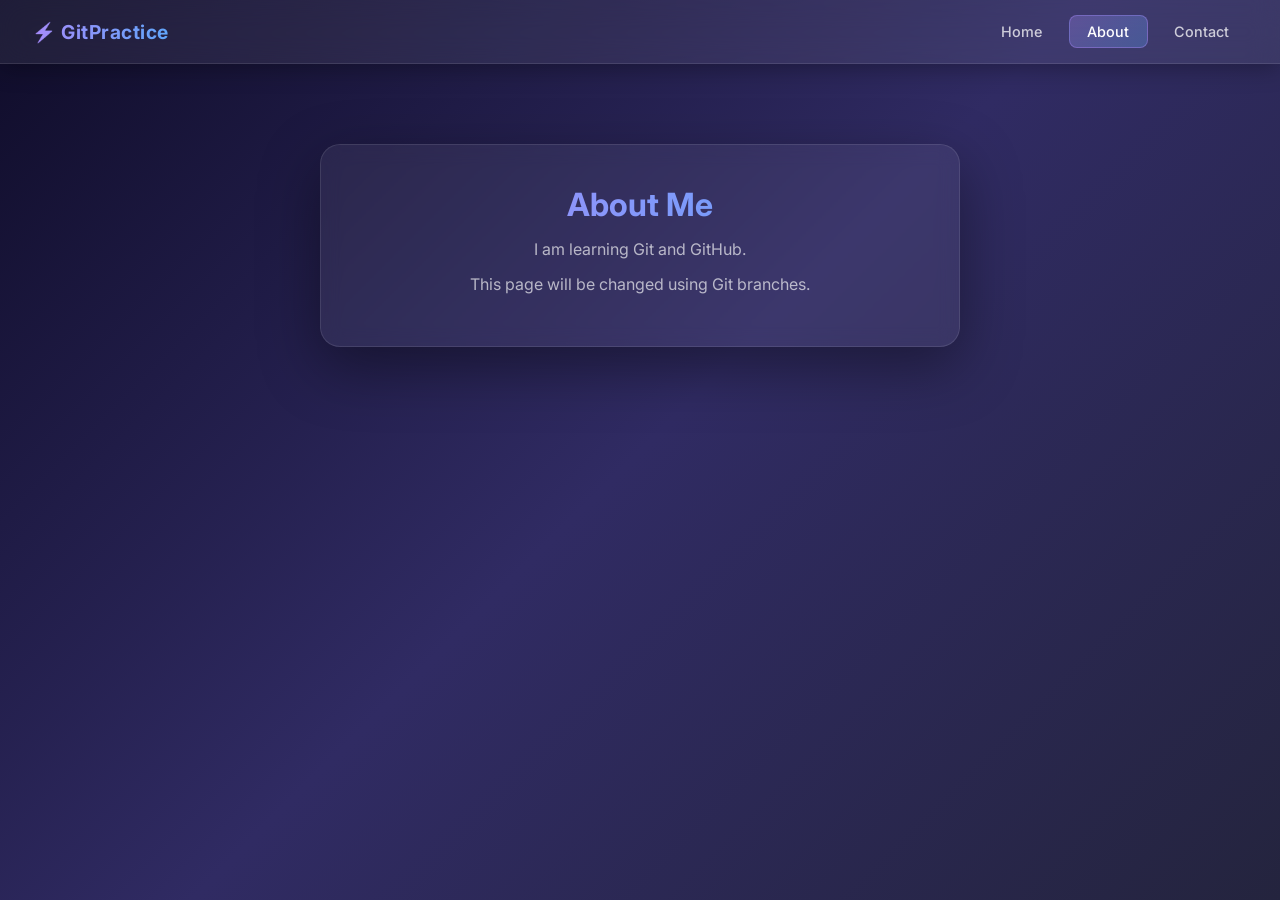
<file: about.html>
<!DOCTYPE html>
<html lang="en">
<head>
    <meta charset="UTF-8">
    <meta name="viewport" content="width=device-width, initial-scale=1.0">
    <meta name="description" content="About – Learning Git and GitHub through hands-on practice.">
    <title>Git Practice – About</title>
    <link rel="stylesheet" href="style.css">
</head>
<body>

<nav>
    <a href="index.html" class="nav-brand">⚡ GitPractice</a>
    <ul class="nav-links">
        <li><a href="index.html">Home</a></li>
        <li><a href="about.html" class="active">About</a></li>
        <li><a href="contact.html">Contact</a></li>
    </ul>
</nav>

<div class="container">
    <h1>About Me</h1>

    <p>I am learning Git and GitHub.</p>
    <p>This page will be changed using Git branches.</p>
</div>

</body>
</html>
</file>
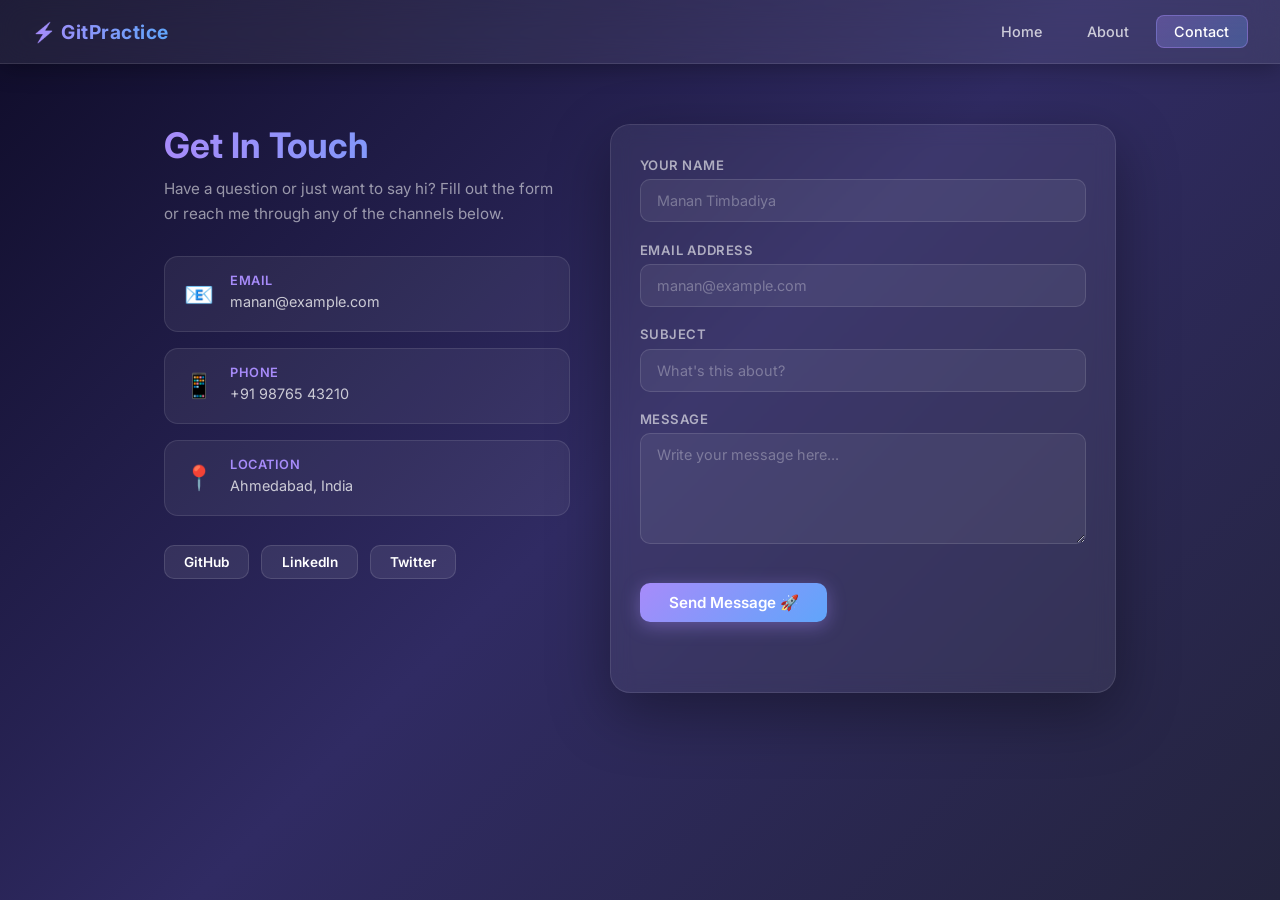
<file: contact.html>
<!DOCTYPE html>
<html lang="en">
<head>
    <meta charset="UTF-8">
    <meta name="viewport" content="width=device-width, initial-scale=1.0">
    <meta name="description" content="Contact – Get in touch with me via the contact form or social links.">
    <title>Git Practice – Contact</title>
    <link rel="stylesheet" href="style.css">
</head>
<body>

<nav>
    <a href="index.html" class="nav-brand">⚡ GitPractice</a>
    <ul class="nav-links">
        <li><a href="index.html">Home</a></li>
        <li><a href="about.html">About</a></li>
        <li><a href="contact.html" class="active">Contact</a></li>
    </ul>
</nav>

<div class="contact-wrapper">

    <!-- Info Cards -->
    <div class="contact-info">
        <h1>Get In Touch</h1>
        <p class="contact-subtitle">Have a question or just want to say hi? Fill out the form or reach me through any of the channels below.</p>

        <div class="info-cards">
            <div class="info-card">
                <span class="info-icon">📧</span>
                <div>
                    <h3>Email</h3>
                    <p>manan@example.com</p>
                </div>
            </div>
            <div class="info-card">
                <span class="info-icon">📱</span>
                <div>
                    <h3>Phone</h3>
                    <p>+91 98765 43210</p>
                </div>
            </div>
            <div class="info-card">
                <span class="info-icon">📍</span>
                <div>
                    <h3>Location</h3>
                    <p>Ahmedabad, India</p>
                </div>
            </div>
        </div>

        <div class="social-links">
            <a href="#" class="social-btn" id="github-btn">GitHub</a>
            <a href="#" class="social-btn" id="linkedin-btn">LinkedIn</a>
            <a href="#" class="social-btn" id="twitter-btn">Twitter</a>
        </div>
    </div>

    <!-- Contact Form -->
    <form class="contact-form" onsubmit="handleSubmit(event)" id="contact-form">
        <div class="form-group">
            <label for="name">Your Name</label>
            <input type="text" id="name" placeholder="Manan Timbadiya" required>
        </div>
        <div class="form-group">
            <label for="email">Email Address</label>
            <input type="email" id="email" placeholder="manan@example.com" required>
        </div>
        <div class="form-group">
            <label for="subject">Subject</label>
            <input type="text" id="subject" placeholder="What's this about?">
        </div>
        <div class="form-group">
            <label for="message-input">Message</label>
            <textarea id="message-input" rows="5" placeholder="Write your message here..." required></textarea>
        </div>
        <button type="submit" id="submit-btn">Send Message 🚀</button>
        <p id="form-success" class="form-success"></p>
    </form>

</div>

<script>
    function handleSubmit(e) {
        e.preventDefault();
        const btn = document.getElementById('submit-btn');
        const success = document.getElementById('form-success');
        btn.textContent = 'Sending...';
        btn.disabled = true;
        setTimeout(() => {
            btn.textContent = '✅ Sent!';
            success.textContent = 'Thanks! I\'ll get back to you soon.';
            document.getElementById('contact-form').reset();
            setTimeout(() => {
                btn.textContent = 'Send Message 🚀';
                btn.disabled = false;
                success.textContent = '';
            }, 3000);
        }, 1200);
    }
</script>

</body>
</html>
</file>
<file: style.css>
@import url('https://fonts.googleapis.com/css2?family=Inter:wght@400;500;600;700&display=swap');

* {
    margin: 0;
    padding: 0;
    box-sizing: border-box;
}

body {
    font-family: 'Inter', sans-serif;
    background: linear-gradient(135deg, #0f0c29, #302b63, #24243e);
    min-height: 100vh;
    color: #e0e0e0;
}

/* ── Navbar ── */
nav {
    position: sticky;
    top: 0;
    z-index: 100;
    display: flex;
    align-items: center;
    justify-content: space-between;
    padding: 0 2rem;
    height: 64px;
    background: rgba(255, 255, 255, 0.07);
    backdrop-filter: blur(14px);
    -webkit-backdrop-filter: blur(14px);
    border-bottom: 1px solid rgba(255, 255, 255, 0.1);
    box-shadow: 0 4px 24px rgba(0, 0, 0, 0.3);
}

.nav-brand {
    font-size: 1.2rem;
    font-weight: 700;
    color: #fff;
    text-decoration: none;
    letter-spacing: 0.5px;
    background: linear-gradient(90deg, #a78bfa, #60a5fa);
    -webkit-background-clip: text;
    -webkit-text-fill-color: transparent;
    background-clip: text;
}

.nav-links {
    display: flex;
    gap: 0.5rem;
    list-style: none;
}

.nav-links a {
    display: inline-block;
    padding: 0.45rem 1.1rem;
    color: rgba(255, 255, 255, 0.75);
    text-decoration: none;
    font-size: 0.9rem;
    font-weight: 500;
    border-radius: 8px;
    transition: all 0.25s ease;
    border: 1px solid transparent;
}

.nav-links a:hover {
    color: #fff;
    background: rgba(255, 255, 255, 0.12);
    border-color: rgba(255, 255, 255, 0.15);
    transform: translateY(-1px);
}

.nav-links a.active {
    color: #fff;
    background: linear-gradient(135deg, rgba(167, 139, 250, 0.3), rgba(96, 165, 250, 0.3));
    border-color: rgba(167, 139, 250, 0.4);
}

/* ── Container ── */
.container {
    max-width: 640px;
    margin: 80px auto;
    padding: 40px 36px;
    text-align: center;
    background: rgba(255, 255, 255, 0.06);
    border: 1px solid rgba(255, 255, 255, 0.1);
    border-radius: 20px;
    backdrop-filter: blur(10px);
    box-shadow: 0 20px 60px rgba(0, 0, 0, 0.4);
    animation: fadeUp 0.5s ease both;
}

@keyframes fadeUp {
    from { opacity: 0; transform: translateY(24px); }
    to   { opacity: 1; transform: translateY(0); }
}

h1 {
    font-size: 2rem;
    font-weight: 700;
    background: linear-gradient(90deg, #a78bfa, #60a5fa);
    -webkit-background-clip: text;
    -webkit-text-fill-color: transparent;
    background-clip: text;
    margin-bottom: 0.75rem;
}

p {
    color: rgba(255, 255, 255, 0.65);
    line-height: 1.7;
    margin-bottom: 0.5rem;
}

/* ── Button ── */
button {
    margin-top: 1.2rem;
    padding: 0.65rem 1.8rem;
    font-family: 'Inter', sans-serif;
    font-size: 0.95rem;
    font-weight: 600;
    color: #fff;
    background: linear-gradient(135deg, #a78bfa, #60a5fa);
    border: none;
    border-radius: 10px;
    cursor: pointer;
    transition: transform 0.2s ease, box-shadow 0.2s ease, opacity 0.2s ease;
    box-shadow: 0 4px 18px rgba(167, 139, 250, 0.4);
}

button:hover {
    transform: translateY(-2px);
    box-shadow: 0 8px 28px rgba(167, 139, 250, 0.55);
    opacity: 0.92;
}

button:active {
    transform: translateY(0);
}

#message {
    margin-top: 1rem;
    font-weight: 500;
    color: #a78bfa;
    min-height: 1.4em;
}

/* ── Inline link (old-style anchor fallback) ── */
.container > a {
    display: inline-block;
    margin-top: 1.2rem;
    color: #60a5fa;
    text-decoration: none;
    font-weight: 500;
    transition: color 0.2s;
}

.container > a:hover {
    color: #a78bfa;
    text-decoration: underline;
}

/* ── Contact Page ── */
.contact-wrapper {
    display: flex;
    gap: 2.5rem;
    max-width: 1000px;
    margin: 60px auto;
    padding: 0 1.5rem;
    animation: fadeUp 0.5s ease both;
}

/* Info Panel */
.contact-info {
    flex: 1;
}

.contact-info h1 {
    font-size: 2.2rem;
    font-weight: 700;
    background: linear-gradient(90deg, #a78bfa, #60a5fa);
    -webkit-background-clip: text;
    -webkit-text-fill-color: transparent;
    background-clip: text;
    margin-bottom: 0.6rem;
    text-align: left;
}

.contact-subtitle {
    color: rgba(255, 255, 255, 0.55);
    font-size: 0.95rem;
    line-height: 1.7;
    margin-bottom: 1.8rem;
    text-align: left;
}

.info-cards {
    display: flex;
    flex-direction: column;
    gap: 1rem;
    margin-bottom: 1.8rem;
}

.info-card {
    display: flex;
    align-items: center;
    gap: 1rem;
    padding: 1rem 1.2rem;
    background: rgba(255, 255, 255, 0.06);
    border: 1px solid rgba(255, 255, 255, 0.1);
    border-radius: 14px;
    transition: transform 0.2s ease, background 0.2s ease;
}

.info-card:hover {
    background: rgba(255, 255, 255, 0.1);
    transform: translateX(4px);
}

.info-icon {
    font-size: 1.5rem;
    flex-shrink: 0;
}

.info-card h3 {
    font-size: 0.8rem;
    font-weight: 600;
    color: #a78bfa;
    text-transform: uppercase;
    letter-spacing: 0.5px;
    margin-bottom: 0.15rem;
}

.info-card p {
    font-size: 0.9rem;
    color: rgba(255, 255, 255, 0.75);
    margin: 0;
}

.social-links {
    display: flex;
    gap: 0.75rem;
    flex-wrap: wrap;
}

.social-btn {
    padding: 0.5rem 1.2rem;
    font-size: 0.85rem;
    font-weight: 600;
    color: #fff;
    border-radius: 10px;
    text-decoration: none;
    background: rgba(255, 255, 255, 0.08);
    border: 1px solid rgba(255, 255, 255, 0.12);
    transition: all 0.25s ease;
}

.social-btn:hover {
    background: linear-gradient(135deg, rgba(167, 139, 250, 0.35), rgba(96, 165, 250, 0.35));
    border-color: rgba(167, 139, 250, 0.5);
    transform: translateY(-2px);
    box-shadow: 0 6px 20px rgba(167, 139, 250, 0.3);
}

/* Form */
.contact-form {
    flex: 1.1;
    background: rgba(255, 255, 255, 0.06);
    border: 1px solid rgba(255, 255, 255, 0.1);
    border-radius: 20px;
    padding: 2rem 1.8rem;
    backdrop-filter: blur(10px);
    box-shadow: 0 20px 60px rgba(0, 0, 0, 0.35);
}

.form-group {
    display: flex;
    flex-direction: column;
    gap: 0.4rem;
    margin-bottom: 1.2rem;
}

.form-group label {
    font-size: 0.82rem;
    font-weight: 600;
    color: rgba(255, 255, 255, 0.6);
    text-transform: uppercase;
    letter-spacing: 0.5px;
}

.form-group input,
.form-group textarea {
    background: rgba(255, 255, 255, 0.06);
    border: 1px solid rgba(255, 255, 255, 0.12);
    border-radius: 10px;
    padding: 0.75rem 1rem;
    color: #fff;
    font-family: 'Inter', sans-serif;
    font-size: 0.9rem;
    outline: none;
    transition: border-color 0.25s ease, box-shadow 0.25s ease;
    resize: vertical;
}

.form-group input::placeholder,
.form-group textarea::placeholder {
    color: rgba(255, 255, 255, 0.3);
}

.form-group input:focus,
.form-group textarea:focus {
    border-color: rgba(167, 139, 250, 0.6);
    box-shadow: 0 0 0 3px rgba(167, 139, 250, 0.15);
}

.form-success {
    text-align: center;
    margin-top: 0.75rem;
    color: #4ade80;
    font-weight: 500;
    font-size: 0.9rem;
    min-height: 1.2em;
    transition: opacity 0.3s;
}

/* Responsive */
@media (max-width: 720px) {
    .contact-wrapper {
        flex-direction: column;
        margin: 40px auto;
    }
    .contact-info h1 {
        font-size: 1.6rem;
    }
}
</file>
